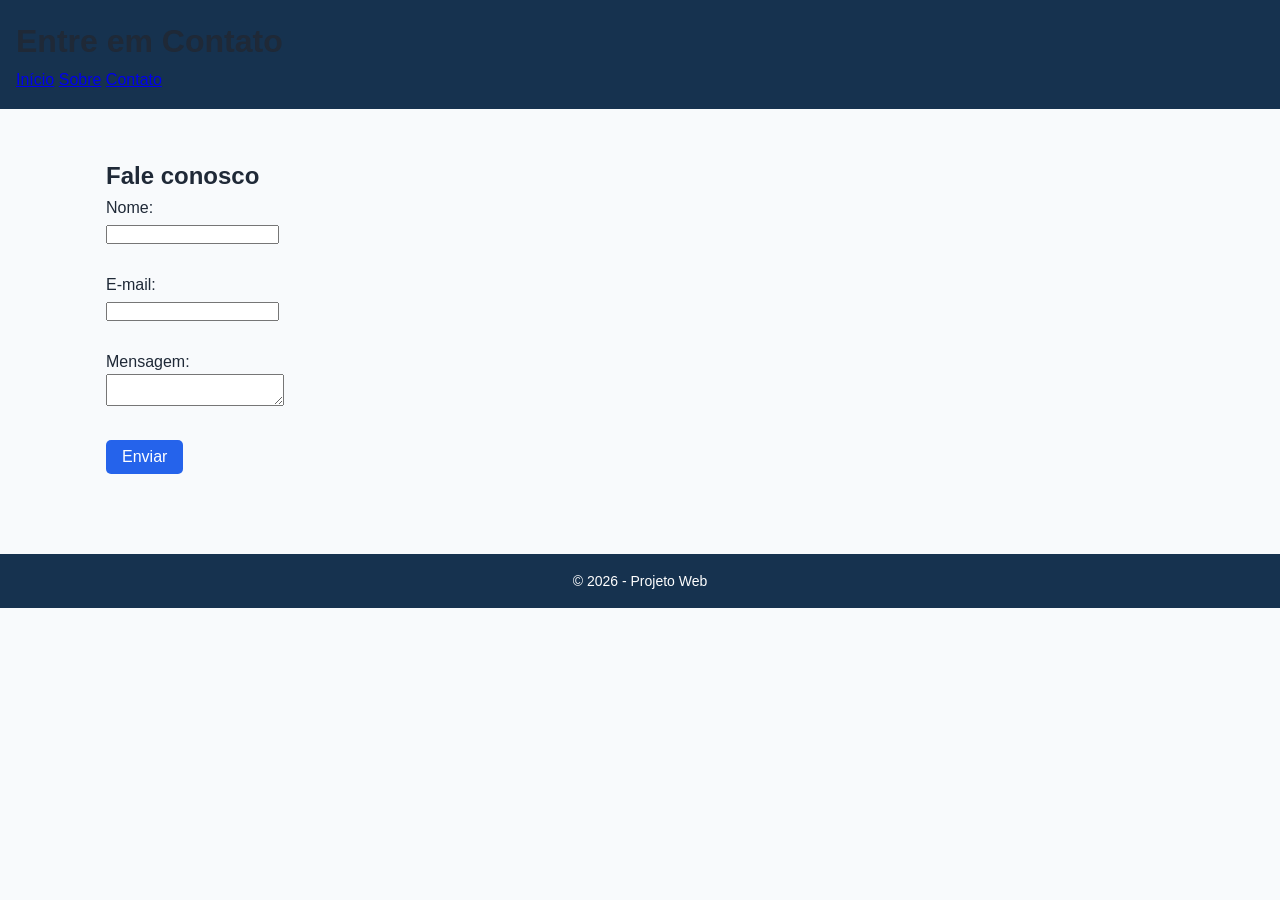
<file: pages/contato.html>
<!DOCTYPE html>
<html lang="pt-BR">
<head>
    <meta charset="UTF-8">
    <meta name="viewport" content="width=device-width, initial-scale=1.0">
    <title>Contato</title>

    <link rel="stylesheet" href="../css/style.css">
</head>

<body>

    <header>
        <h1>Entre em Contato</h1>

        <nav>
            <a href="../index.html">Início</a>
            <a href="sobre.html">Sobre</a>
            <a href="contato.html">Contato</a>
        </nav>
    </header>

    <main>
        <section>
            <h2>Fale conosco</h2>

            <form id="formContato">

                <label for="nome">Nome:</label>
                <input type="text" id="nome" name="nome" required>

                <br><br>

                <label for="email">E-mail:</label>
                <input type="email" id="email" name="email" required>

                <br><br>

                <label for="mensagem">Mensagem:</label>
                <textarea id="mensagem" name="mensagem" required></textarea>

                <br><br>

                <button type="submit">Enviar</button>

            </form>
        </section>
    </main>

    <footer>
        <p>&copy; 2026 - Projeto Web</p>
    </footer>

    <script src="../js/script.js"></script>

</body>
</html>
</file>
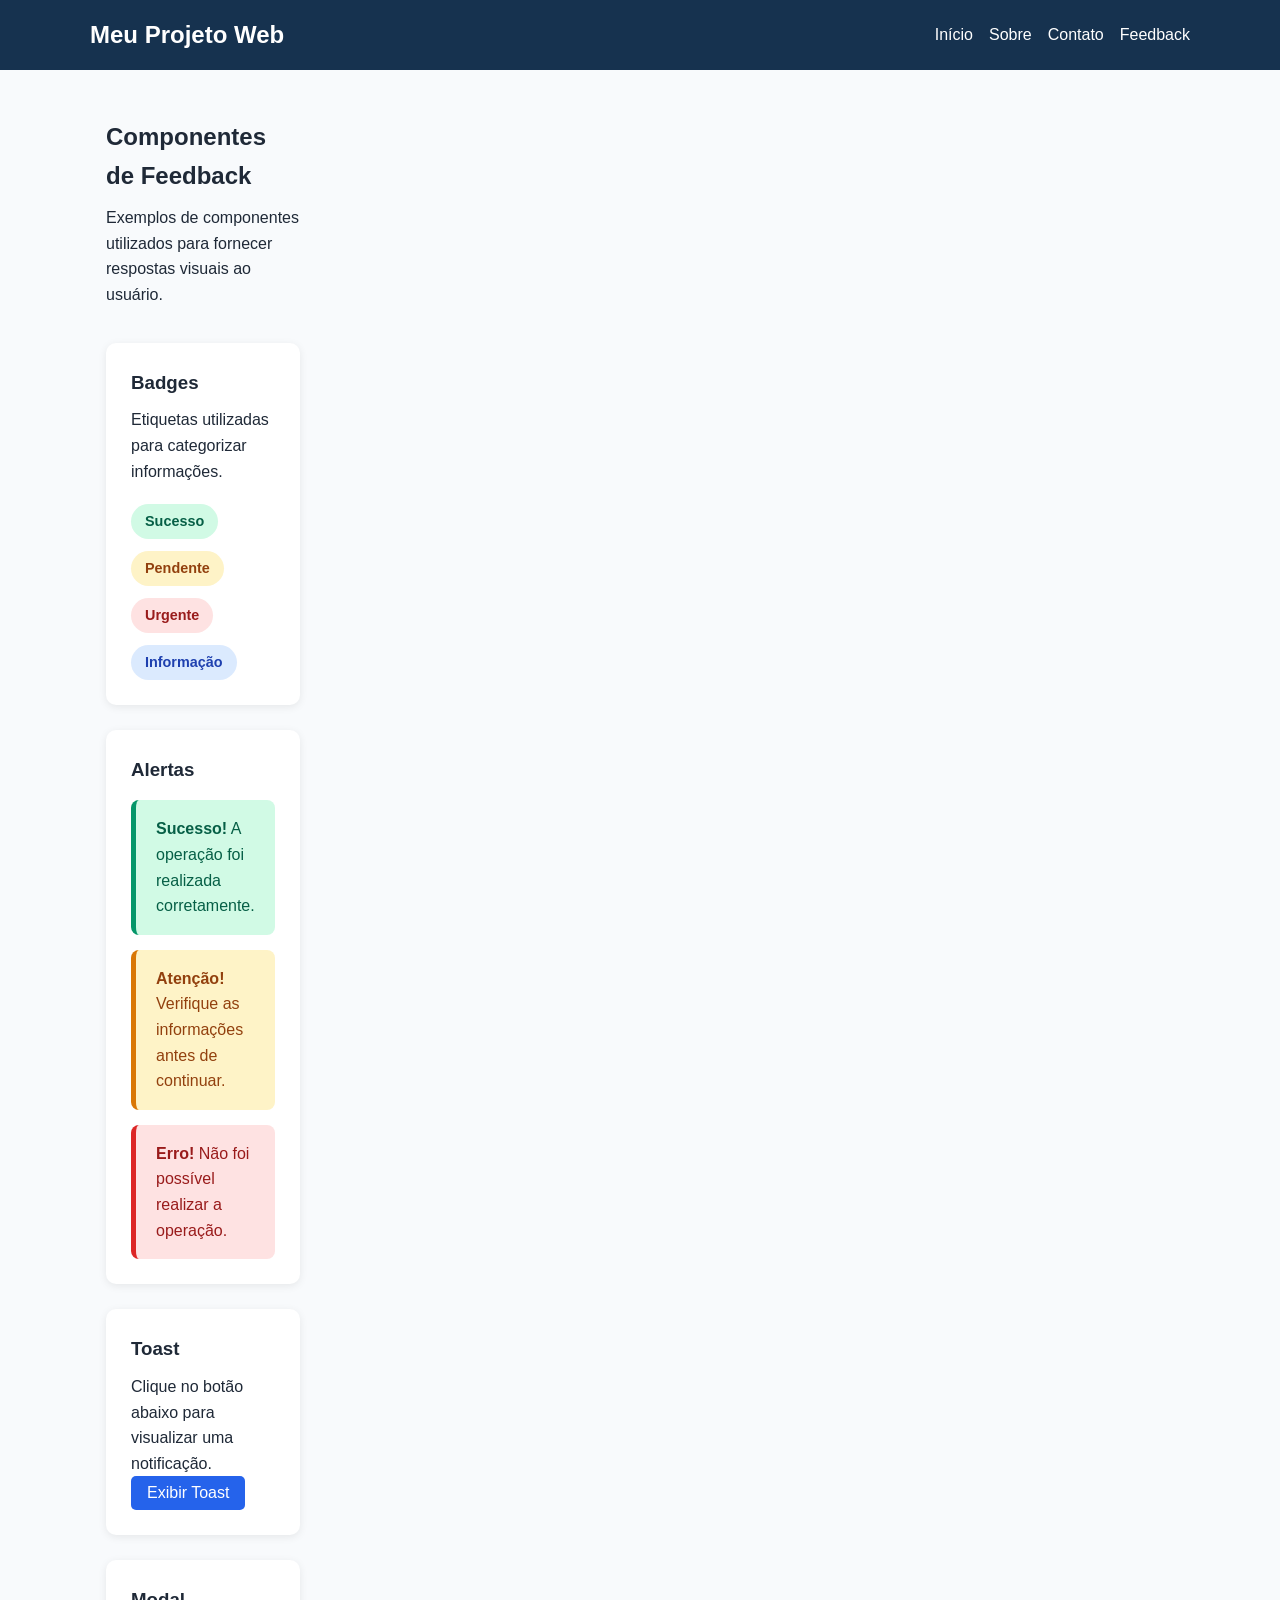
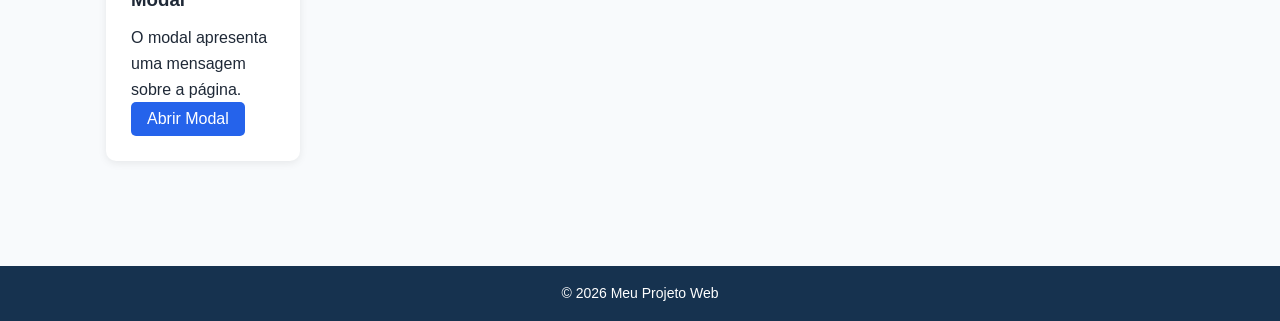
<file: pages/feedback.html>
<!DOCTYPE html>
<html lang="pt-BR">

<head>
    <meta charset="UTF-8">
    <meta name="viewport" content="width=device-width, initial-scale=1.0">

    <title>Feedback | Meu Projeto Web</title>

    <meta
        name="description"
        content="Página de demonstração dos componentes de feedback."
    >

    <link rel="stylesheet" href="../css/style.css">
</head>

<body>

    <header>
        <nav class="navbar">

            <h1>Meu Projeto Web</h1>

            <button
                class="menu-toggle"
                id="menu-toggle"
                aria-label="Abrir menu"
                aria-expanded="false"
            >
                ☰
            </button>

            <ul id="menu">
                <li><a href="../index.html">Início</a></li>
                <li><a href="sobre.html">Sobre</a></li>
                <li><a href="contato.html">Contato</a></li>
                <li><a href="feedback.html">Feedback</a></li>
            </ul>

        </nav>
    </header>


    <main>

        <section class="pagina-feedback">

            <h2>Componentes de Feedback</h2>

            <p class="introducao">
                Exemplos de componentes utilizados para fornecer
                respostas visuais ao usuário.
            </p>


            <!-- BADGES -->

            <section class="feedback-secao">

                <h3>Badges</h3>

                <p>
                    Etiquetas utilizadas para categorizar informações.
                </p>

                <div class="badges">

                    <span class="badge badge-sucesso">
                        Sucesso
                    </span>

                    <span class="badge badge-aviso">
                        Pendente
                    </span>

                    <span class="badge badge-erro">
                        Urgente
                    </span>

                    <span class="badge badge-info">
                        Informação
                    </span>

                </div>

            </section>


            <!-- ALERTAS -->

            <section class="feedback-secao">

                <h3>Alertas</h3>

                <div class="alert alert-sucesso" role="alert">
                    <strong>Sucesso!</strong>
                    A operação foi realizada corretamente.
                </div>

                <div class="alert alert-aviso" role="alert">
                    <strong>Atenção!</strong>
                    Verifique as informações antes de continuar.
                </div>

                <div class="alert alert-erro" role="alert">
                    <strong>Erro!</strong>
                    Não foi possível realizar a operação.
                </div>

            </section>


            <!-- TOAST -->

            <section class="feedback-secao">

                <h3>Toast</h3>

                <p>
                    Clique no botão abaixo para visualizar uma
                    notificação.
                </p>

                <button
                    class="botao"
                    id="btn-toast"
                    type="button"
                >
                    Exibir Toast
                </button>

            </section>


            <!-- MODAL -->

            <section class="feedback-secao">

                <h3>Modal</h3>

                <p>
                    O modal apresenta uma mensagem sobre a página.
                </p>

                <button
                    class="botao"
                    id="btn-modal"
                    type="button"
                >
                    Abrir Modal
                </button>

            </section>

        </section>

    </main>


    <!-- TOAST -->

    <div
        id="toast"
        class="toast"
        role="status"
        aria-live="polite"
    >
        <strong>Sucesso!</strong>
        A ação foi realizada com sucesso.
    </div>


    <!-- MODAL -->

    <div
        id="modal"
        class="modal"
        role="dialog"
        aria-modal="true"
        aria-labelledby="modal-titulo"
    >

        <div class="modal-conteudo">

            <button
                class="modal-fechar"
                id="modal-fechar"
                type="button"
                aria-label="Fechar modal"
            >
                &times;
            </button>

            <h2 id="modal-titulo">
                Confirmação
            </h2>

            <p>
                Esta é uma demonstração de um componente modal.
            </p>

            <div class="modal-acoes">

                <button
                    class="botao"
                    id="modal-confirmar"
                    type="button"
                >
                    Confirmar
                </button>

                <button
                    class="botao botao-secundario"
                    id="modal-cancelar"
                    type="button"
                >
                    Cancelar
                </button>

            </div>

        </div>

    </div>


    <footer>

        <p>
            &copy; 2026 Meu Projeto Web
        </p>

    </footer>


    <script src="../js/script.js"></script>

</body>

</html>
</file>
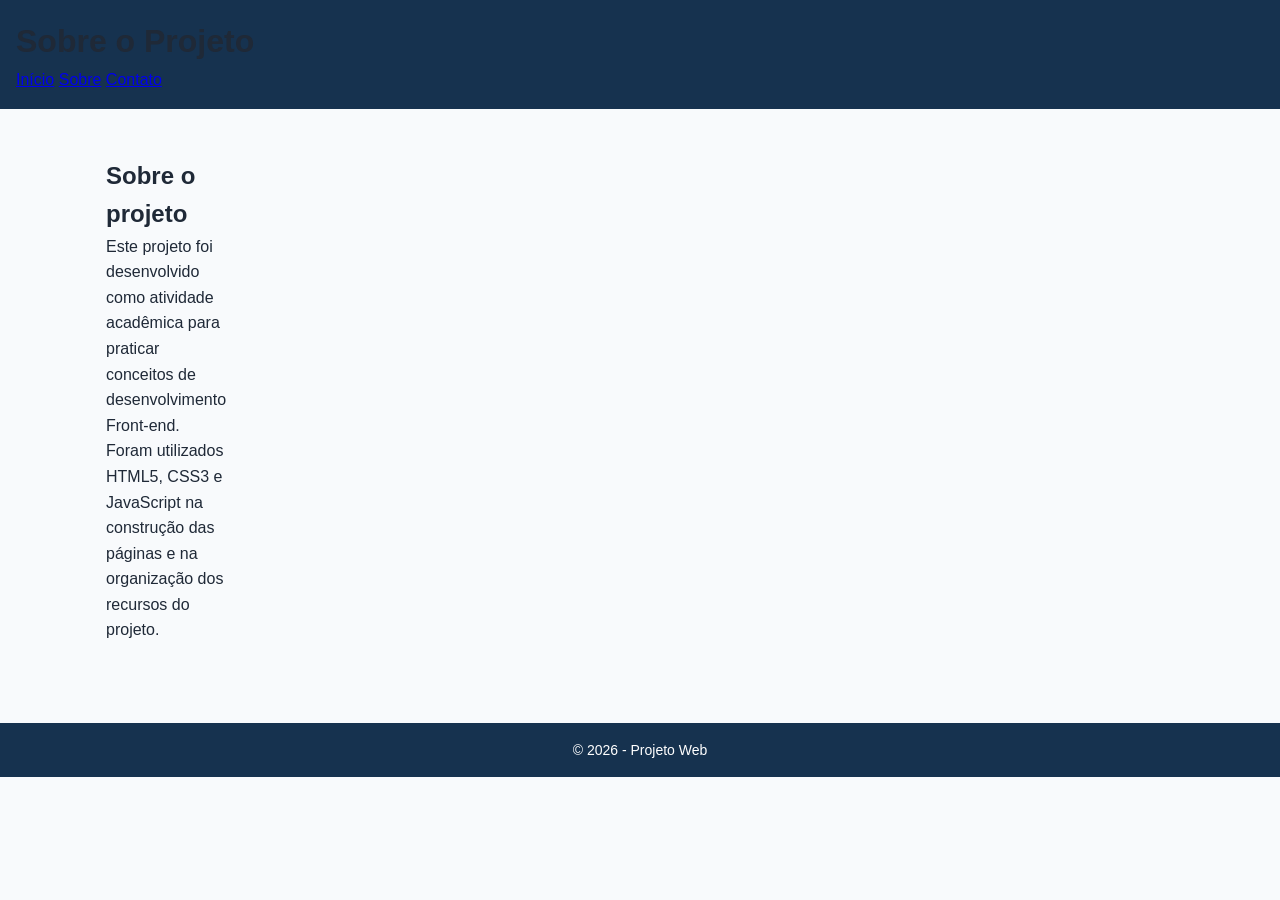
<file: pages/sobre.html>
<!DOCTYPE html>
<html lang="pt-BR">
<head>
    <meta charset="UTF-8">
    <meta name="viewport" content="width=device-width, initial-scale=1.0">
    <title>Sobre o Projeto</title>
    <link rel="stylesheet" href="../css/style.css">
</head>

<body>

    <header>
        <h1>Sobre o Projeto</h1>

        <nav>
            <a href="../index.html">Início</a>
            <a href="sobre.html">Sobre</a>
            <a href="contato.html">Contato</a>
        </nav>
    </header>

    <main>
        <section>
            <h2>Sobre o projeto</h2>

            <p>
                Este projeto foi desenvolvido como atividade acadêmica
                para praticar conceitos de desenvolvimento Front-end.
            </p>

            <p>
                Foram utilizados HTML5, CSS3 e JavaScript na construção
                das páginas e na organização dos recursos do projeto.
            </p>
        </section>
    </main>

    <footer>
        <p>&copy; 2026 - Projeto Web</p>
    </footer>

</body>
</html>
</file>
<file: css/style.css>
/* =========================================================
   DESIGN SYSTEM
   ========================================================= */

:root {

    /* -------------------------
       CORES
       ------------------------- */

    --cor-primaria: #16324F;
    --cor-secundaria: #2563EB;
    --cor-acento: #0F766E;
    --cor-destaque: #D97706;

    --cor-fundo: #F8FAFC;
    --cor-superficie: #FFFFFF;
    --cor-texto: #1F2937;
    --cor-texto-secundario: #475569;


    /* -------------------------
       TIPOGRAFIA
       5 níveis hierárquicos
       ------------------------- */

    --fonte-xs: 0.75rem;
    --fonte-sm: 0.875rem;
    --fonte-md: 1rem;
    --fonte-lg: 1.5rem;
    --fonte-xl: 2.5rem;


    /* -------------------------
       ESPAÇAMENTOS
       Escala modular baseada em 4px
       ------------------------- */

    --espaco-1: 4px;
    --espaco-2: 8px;
    --espaco-3: 16px;
    --espaco-4: 24px;
    --espaco-5: 32px;
    --espaco-6: 48px;
    --espaco-7: 64px;


    /* -------------------------
       OUTROS PADRÕES
       ------------------------- */

    --raio-pequeno: 5px;
    --raio-medio: 10px;

    --largura-conteudo: 1100px;
}


/* =========================================================
   RESET
   ========================================================= */

* {
    margin: 0;
    padding: 0;
    box-sizing: border-box;
}


/* =========================================================
   CONFIGURAÇÕES GERAIS
   ========================================================= */

body {
    font-family: Arial, sans-serif;
    font-size: var(--fonte-md);
    line-height: 1.6;

    background-color: var(--cor-fundo);
    color: var(--cor-texto);
}


/* =========================================================
   CABEÇALHO
   ========================================================= */

header {
    background-color: var(--cor-primaria);
    padding: var(--espaco-3);
}

.navbar {
    max-width: var(--largura-conteudo);
    margin: auto;

    display: flex;
    justify-content: space-between;
    align-items: center;
}

.navbar h1 {
    color: var(--cor-superficie);
    font-size: var(--fonte-lg);
}

.navbar ul {
    list-style: none;

    display: flex;
    gap: var(--espaco-3);
}

.navbar a {
    color: var(--cor-superficie);
    font-size: var(--fonte-md);
    text-decoration: none;
}

.navbar a:hover {
    text-decoration: underline;
}


/* =========================================================
   CONTEÚDO PRINCIPAL
   ========================================================= */

main {
    max-width: var(--largura-conteudo);
    margin: auto;
    padding: var(--espaco-6) var(--espaco-3);
}


/* =========================================================
   SEÇÃO PRINCIPAL
   ========================================================= */

.hero {
    min-height: 400px;

    display: flex;
    align-items: center;
    justify-content: center;

    text-align: center;
}

.hero h2 {
    font-size: var(--fonte-xl);
    margin-bottom: var(--espaco-3);
}

.hero p {
    font-size: var(--fonte-md);
    margin-bottom: var(--espaco-4);
}


/* =========================================================
   IMAGEM
   ========================================================= */

main img {
    width: 500px;
    max-width: 100%;

    display: block;

    margin: var(--espaco-3) auto;

    border-radius: var(--raio-medio);
}


/* =========================================================
   BOTÕES
   ========================================================= */

.botao,
button {
    display: inline-block;

    background-color: var(--cor-secundaria);
    color: var(--cor-superficie);

    font-size: var(--fonte-md);

    padding: var(--espaco-2) var(--espaco-3);

    border: none;
    border-radius: var(--raio-pequeno);

    text-decoration: none;
    cursor: pointer;
}

.botao:hover,
button:hover {
    background-color: var(--cor-primaria);
}


/* =========================================================
   ACESSIBILIDADE - FOCO PELO TECLADO
   ========================================================= */

a:focus-visible,
button:focus-visible {
    outline: 3px solid var(--cor-destaque);
    outline-offset: 3px;
}


/* =========================================================
   SEÇÃO DE CONTEÚDO
   ========================================================= */

.conteudo {
    background-color: var(--cor-superficie);

    padding: var(--espaco-5);
    margin-top: var(--espaco-4);

    border-radius: var(--raio-medio);
}

.conteudo h2 {
    font-size: var(--fonte-lg);
    margin-bottom: var(--espaco-2);
}

.conteudo p {
    font-size: var(--fonte-md);
    color: var(--cor-texto-secundario);
}


/* =========================================================
   RODAPÉ
   ========================================================= */

footer {
    background-color: var(--cor-primaria);
    color: var(--cor-superficie);

    font-size: var(--fonte-sm);

    text-align: center;

    padding: var(--espaco-3);
    margin-top: var(--espaco-5);
}


/* =========================================================
   RESPONSIVIDADE
   ========================================================= */

@media (max-width: 700px) {

    .navbar {
        flex-direction: column;
        gap: var(--espaco-3);
    }

    .navbar ul {
        gap: var(--espaco-2);
    }

    .navbar h1 {
        font-size: var(--fonte-lg);
    }

    .hero {
        min-height: 300px;
    }

    .hero h2 {
        font-size: var(--fonte-lg);
    }

    .hero p {
        font-size: var(--fonte-sm);
    }

    .conteudo {
        padding: var(--espaco-3);
    }
}
/* =========================================================
   GRID RESPONSIVO - 12 COLUNAS
   ========================================================= */

main {
    display: grid;
    grid-template-columns: repeat(12, 1fr);
    gap: var(--espaco-4);
}

.hero {
    grid-column: 1 / -1;
}

main img {
    grid-column: 4 / 10;
}

.conteudo {
    grid-column: 1 / -1;
}


/* BREAKPOINT 1 - TELAS PANORÂMICAS */

@media (min-width: 1400px) {

    main {
        max-width: 1200px;
        gap: var(--espaco-6);
    }

    .hero h2 {
        font-size: var(--fonte-xl);
    }
}


/* BREAKPOINT 2 - DESKTOP */

@media (max-width: 1199px) {

    main {
        max-width: 1000px;
    }

    main img {
        grid-column: 3 / 11;
    }
}


/* BREAKPOINT 3 - TABLET */

@media (max-width: 991px) {

    main {
        grid-template-columns: repeat(12, 1fr);
        padding: var(--espaco-5) var(--espaco-3);
    }

    .hero {
        grid-column: 1 / -1;
    }

    main img {
        grid-column: 3 / 11;
    }

    .conteudo {
        grid-column: 1 / -1;
    }
}


/* BREAKPOINT 4 - CELULAR */

@media (max-width: 767px) {

    main {
        grid-template-columns: repeat(6, 1fr);
        gap: var(--espaco-3);
    }

    .hero,
    .conteudo {
        grid-column: 1 / -1;
    }

    main img {
        grid-column: 1 / -1;
    }

    .navbar {
        flex-direction: column;
        gap: var(--espaco-3);
    }

    .navbar ul {
        gap: var(--espaco-2);
    }
}


/* BREAKPOINT 5 - CELULARES PEQUENOS */

@media (max-width: 480px) {

    main {
        grid-template-columns: 1fr;
        padding: var(--espaco-4) var(--espaco-2);
    }

    .hero,
    main img,
    .conteudo {
        grid-column: 1;
    }

    .hero {
        min-height: 280px;
    }

    .hero h2 {
        font-size: var(--fonte-lg);
    }

    .navbar h1 {
        font-size: var(--fonte-md);
    }

    .navbar ul {
        flex-direction: column;
        text-align: center;
    }
}
/* =========================================================
   MENU DROPDOWN E MENU HAMBÚRGUER
   ========================================================= */


/* -------------------------
   MENU PRINCIPAL
   ------------------------- */

.navbar {
    position: relative;
}


/* -------------------------
   LINKS DO MENU
   ------------------------- */

.menu-links {
    display: flex;
    align-items: center;
    gap: var(--espaco-3);
    list-style: none;
}


/* -------------------------
   LINKS
   ------------------------- */

.menu-links a,
.dropdown-toggle {
    color: var(--cor-superficie);
    font-size: var(--fonte-md);
    text-decoration: none;
}


/* -------------------------
   BOTÃO DO DROPDOWN
   ------------------------- */

.dropdown {
    position: relative;
}

.dropdown-toggle {
    display: flex;
    align-items: center;
    gap: var(--espaco-1);

    background: transparent;
    border: none;

    padding: var(--espaco-2);

    cursor: pointer;

    font-family: inherit;
}


/* -------------------------
   SETA
   ------------------------- */

.seta {
    transition: transform 0.3s ease;
}


/* -------------------------
   SUBMENU DROPDOWN
   ------------------------- */

.submenu {
    position: absolute;

    top: 100%;
    left: 0;

    min-width: 190px;

    display: flex;
    flex-direction: column;

    gap: 0;

    padding: var(--espaco-2);

    background-color: var(--cor-primaria);

    border-radius: var(--raio-pequeno);

    list-style: none;

    opacity: 0;
    visibility: hidden;

    transform: translateY(-10px);

    pointer-events: none;

    transition:
        opacity 0.3s ease,
        transform 0.3s ease,
        visibility 0.3s ease;

    z-index: 1000;
}


/* -------------------------
   LINKS DO SUBMENU
   ------------------------- */

.submenu a {
    display: block;

    padding: var(--espaco-2);

    white-space: nowrap;
}


/* -------------------------
   HOVER DOS LINKS
   ------------------------- */

.menu-links a:hover,
.dropdown-toggle:hover,
.submenu a:hover {
    text-decoration: underline;
}


/* -------------------------
   ABERTURA DO DROPDOWN
   ------------------------- */

.dropdown:hover .submenu,
.dropdown:focus-within .submenu,
.dropdown.aberto .submenu {

    opacity: 1;

    visibility: visible;

    transform: translateY(0);

    pointer-events: auto;
}


/* -------------------------
   ANIMAÇÃO DA SETA
   ------------------------- */

.dropdown:hover .seta,
.dropdown:focus-within .seta,
.dropdown.aberto .seta {
    transform: rotate(180deg);
}


/* -------------------------
   FOCO ACESSÍVEL
   ------------------------- */

.menu-links a:focus-visible,
.dropdown-toggle:focus-visible,
.menu-toggle:focus-visible {

    outline: 3px solid var(--cor-destaque);

    outline-offset: 3px;
}


/* =========================================================
   BOTÃO HAMBÚRGUER
   ========================================================= */

.menu-toggle {

    display: none;

    width: 44px;
    height: 44px;

    padding: var(--espaco-2);

    background-color: transparent;

    border: 2px solid var(--cor-superficie);

    border-radius: var(--raio-pequeno);

    cursor: pointer;

    flex-direction: column;

    justify-content: center;

    align-items: center;

    gap: 5px;
}


/* -------------------------
   LINHAS DO HAMBÚRGUER
   ------------------------- */

.menu-toggle span {

    display: block;

    width: 24px;
    height: 3px;

    background-color: var(--cor-superficie);

    border-radius: 2px;

    transition:
        transform 0.3s ease,
        opacity 0.3s ease;
}


/* =========================================================
   TABLET E CELULAR
   ========================================================= */

@media (max-width: 767px) {

    .navbar {

        flex-direction: row;

        justify-content: space-between;

        align-items: center;
    }


    /* MOSTRA O BOTÃO */

    .menu-toggle {

        display: flex;
    }


    /* ESCONDE O MENU */

    .menu-links {

        position: absolute;

        top: 100%;
        left: 0;
        right: 0;

        display: flex;

        flex-direction: column;

        align-items: stretch;

        gap: 0;

        padding: var(--espaco-2);

        background-color: var(--cor-primaria);

        list-style: none;

        opacity: 0;

        visibility: hidden;

        transform: translateY(-10px);

        pointer-events: none;

        transition:
            opacity 0.3s ease,
            transform 0.3s ease,
            visibility 0.3s ease;

        z-index: 999;
    }


    /* MENU ABERTO */

    .navbar.menu-aberto .menu-links {

        opacity: 1;

        visibility: visible;

        transform: translateY(0);

        pointer-events: auto;
    }


    /* LINKS MOBILE */

    .menu-links > li {

        width: 100%;
    }


    .menu-links > li > a,
    .dropdown-toggle {

        width: 100%;

        padding: var(--espaco-3);

        text-align: left;
    }


    /* SUBMENU MOBILE */

    .submenu {

        position: static;

        width: 100%;

        display: none;

        opacity: 1;

        visibility: visible;

        transform: none;

        pointer-events: auto;

        padding-left: var(--espaco-3);

        background-color: rgba(0, 0, 0, 0.15);

        border-radius: 0;
    }


    /* SUBMENU ABERTO */

    .dropdown.aberto .submenu {

        display: flex;
    }


    /* HAMBÚRGUER TRANSFORMADO EM X */

    .navbar.menu-aberto .menu-toggle span:nth-child(1) {

        transform: translateY(8px) rotate(45deg);
    }

    .navbar.menu-aberto .menu-toggle span:nth-child(2) {

        opacity: 0;
    }

    .navbar.menu-aberto .menu-toggle span:nth-child(3) {

        transform: translateY(-8px) rotate(-45deg);
    }


    /* SETA */

    .dropdown.aberto .seta {

        transform: rotate(180deg);
    }

}


/* =========================================================
   CELULARES PEQUENOS
   ========================================================= */

@media (max-width: 480px) {

    .menu-links {

        padding: var(--espaco-1);
    }


    .menu-links > li > a,
    .dropdown-toggle {

        padding: var(--espaco-3);
    }

}
/* =========================================
   COMPONENTES DE FEEDBACK
   ========================================= */

/* BADGES */

.badges {
    display: flex;
    flex-wrap: wrap;
    gap: 12px;
    margin-top: 20px;
}

.badge {
    display: inline-block;
    padding: 6px 14px;
    border-radius: 20px;
    font-size: 0.9rem;
    font-weight: bold;
}

.badge-sucesso {
    background-color: #D1FAE5;
    color: #065F46;
}

.badge-aviso {
    background-color: #FEF3C7;
    color: #92400E;
}

.badge-erro {
    background-color: #FEE2E2;
    color: #991B1B;
}

.badge-info {
    background-color: #DBEAFE;
    color: #1E40AF;
}


/* =========================================
   ALERTAS
   ========================================= */

.alert {
    padding: 16px 20px;
    margin-top: 15px;
    border-radius: 8px;
    border-left: 5px solid;
}

.alert-sucesso {
    background-color: #D1FAE5;
    border-color: #059669;
    color: #065F46;
}

.alert-aviso {
    background-color: #FEF3C7;
    border-color: #D97706;
    color: #92400E;
}

.alert-erro {
    background-color: #FEE2E2;
    border-color: #DC2626;
    color: #991B1B;
}


/* =========================================
   PÁGINA DE FEEDBACK
   ========================================= */

.pagina-feedback {
    max-width: 900px;
    margin: 0 auto;
}

.pagina-feedback h2 {
    margin-bottom: 10px;
}

.introducao {
    margin-bottom: 35px;
}

.feedback-secao {
    background-color: var(--cor-superficie);
    padding: 25px;
    margin-bottom: 25px;
    border-radius: 10px;
    box-shadow: 0 2px 8px rgba(0, 0, 0, 0.08);
}

.feedback-secao h3 {
    margin-bottom: 10px;
}


/* =========================================
   TOAST
   ========================================= */

.toast {
    position: fixed;
    right: 25px;
    bottom: 25px;

    min-width: 280px;
    max-width: 400px;

    padding: 16px 20px;

    background-color: var(--cor-primaria);
    color: #FFFFFF;

    border-radius: 8px;

    box-shadow: 0 5px 20px rgba(0, 0, 0, 0.25);

    opacity: 0;
    visibility: hidden;

    transform: translateY(20px);

    transition:
        opacity 0.3s ease,
        transform 0.3s ease,
        visibility 0.3s ease;

    z-index: 1000;
}

.toast.mostrar {
    opacity: 1;
    visibility: visible;
    transform: translateY(0);
}


/* =========================================
   MODAL
   ========================================= */

.modal {
    position: fixed;
    inset: 0;

    display: flex;
    align-items: center;
    justify-content: center;

    padding: 20px;

    background-color: rgba(0, 0, 0, 0.6);

    opacity: 0;
    visibility: hidden;

    transition: 0.3s ease;

    z-index: 2000;
}

.modal.aberto {
    opacity: 1;
    visibility: visible;
}

.modal-conteudo {
    position: relative;

    width: 100%;
    max-width: 500px;

    padding: 30px;

    background-color: var(--cor-superficie);

    border-radius: 10px;

    box-shadow: 0 10px 30px rgba(0, 0, 0, 0.3);

    transform: scale(0.9);
    transition: 0.3s ease;
}

.modal.aberto .modal-conteudo {
    transform: scale(1);
}

.modal-conteudo h2 {
    margin-bottom: 15px;
}

.modal-fechar {
    position: absolute;
    top: 10px;
    right: 15px;

    border: none;
    background: transparent;

    font-size: 2rem;
    color: var(--cor-texto-secundario);

    cursor: pointer;
}

.modal-fechar:hover {
    color: var(--cor-texto);
}

.modal-acoes {
    display: flex;
    gap: 10px;
    flex-wrap: wrap;
    margin-top: 15px;
}


/* =========================================
   RESPONSIVIDADE
   ========================================= */

@media (max-width: 768px) {

    .feedback-secao {
        padding: 20px;
    }

    .toast {
        left: 20px;
        right: 20px;
        min-width: auto;
    }

    .modal-conteudo {
        padding: 25px 20px;
    }
}
</file>
